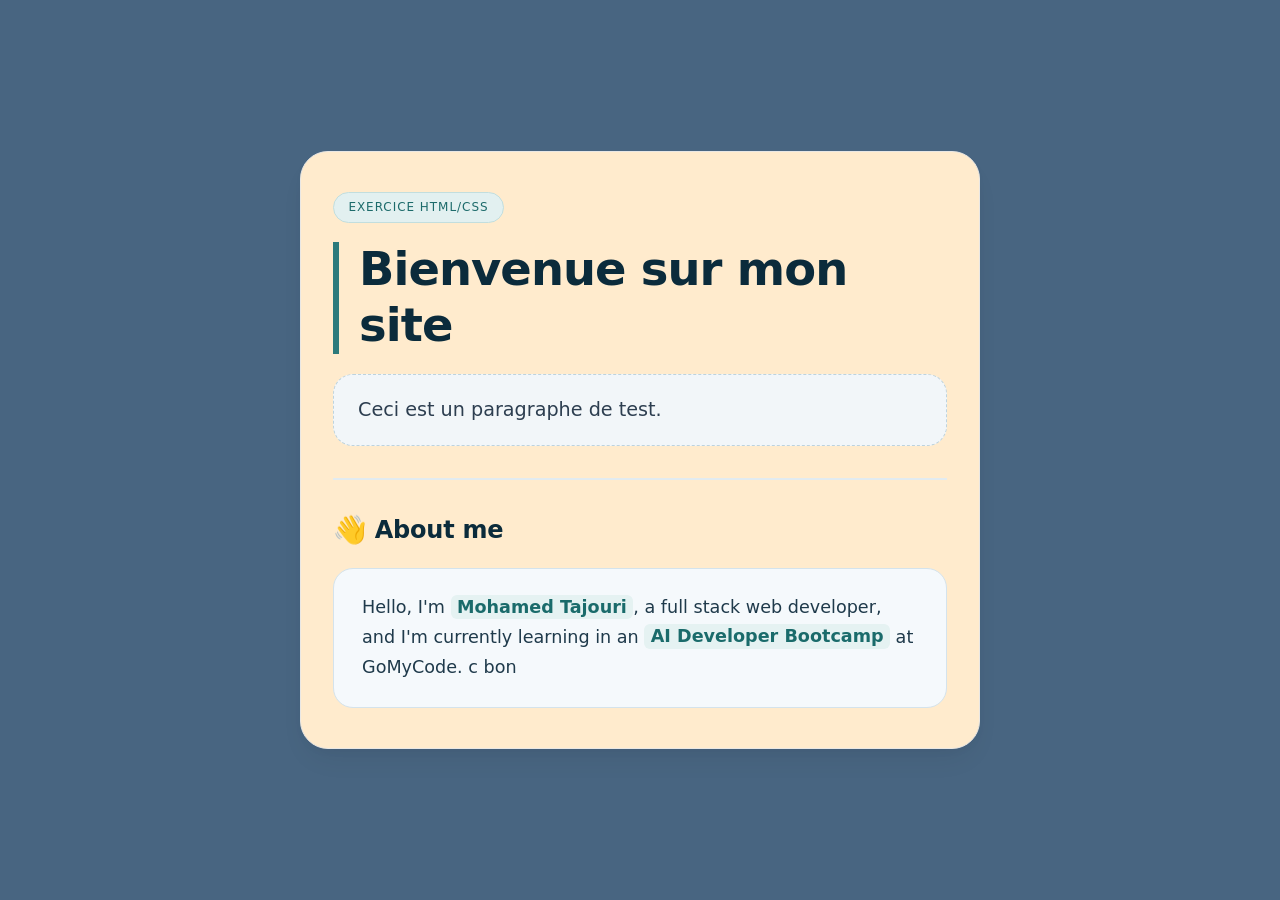
<file: index.html>
<!doctype html>
<html lang="fr">
  <head>
    <meta charset="UTF-8" />
    <meta name="viewport" content="width=device-width, initial-scale=1.0" />
    <title>Mon site · exercice simple</title>
    <link rel="stylesheet" href="styles.css" />
  </head>
  <body>
    <div class="carte">
      <div class="badge">exercice html/css</div>

      <h1>Bienvenue sur mon site</h1>
      <p>Ceci est un paragraphe de test.</p>

      <section class="about-me">
        <h2><span>👋</span> About me</h2>
        <p>
          Hello, I'm <span class="highlight">Mohamed Tajouri</span>, a full
          stack web developer, and I'm currently learning in an
          <span class="highlight">AI Developer Bootcamp</span>
          at GoMyCode. c bon
        </p>
      </section>
    </div>
  </body>
</html>
</file>
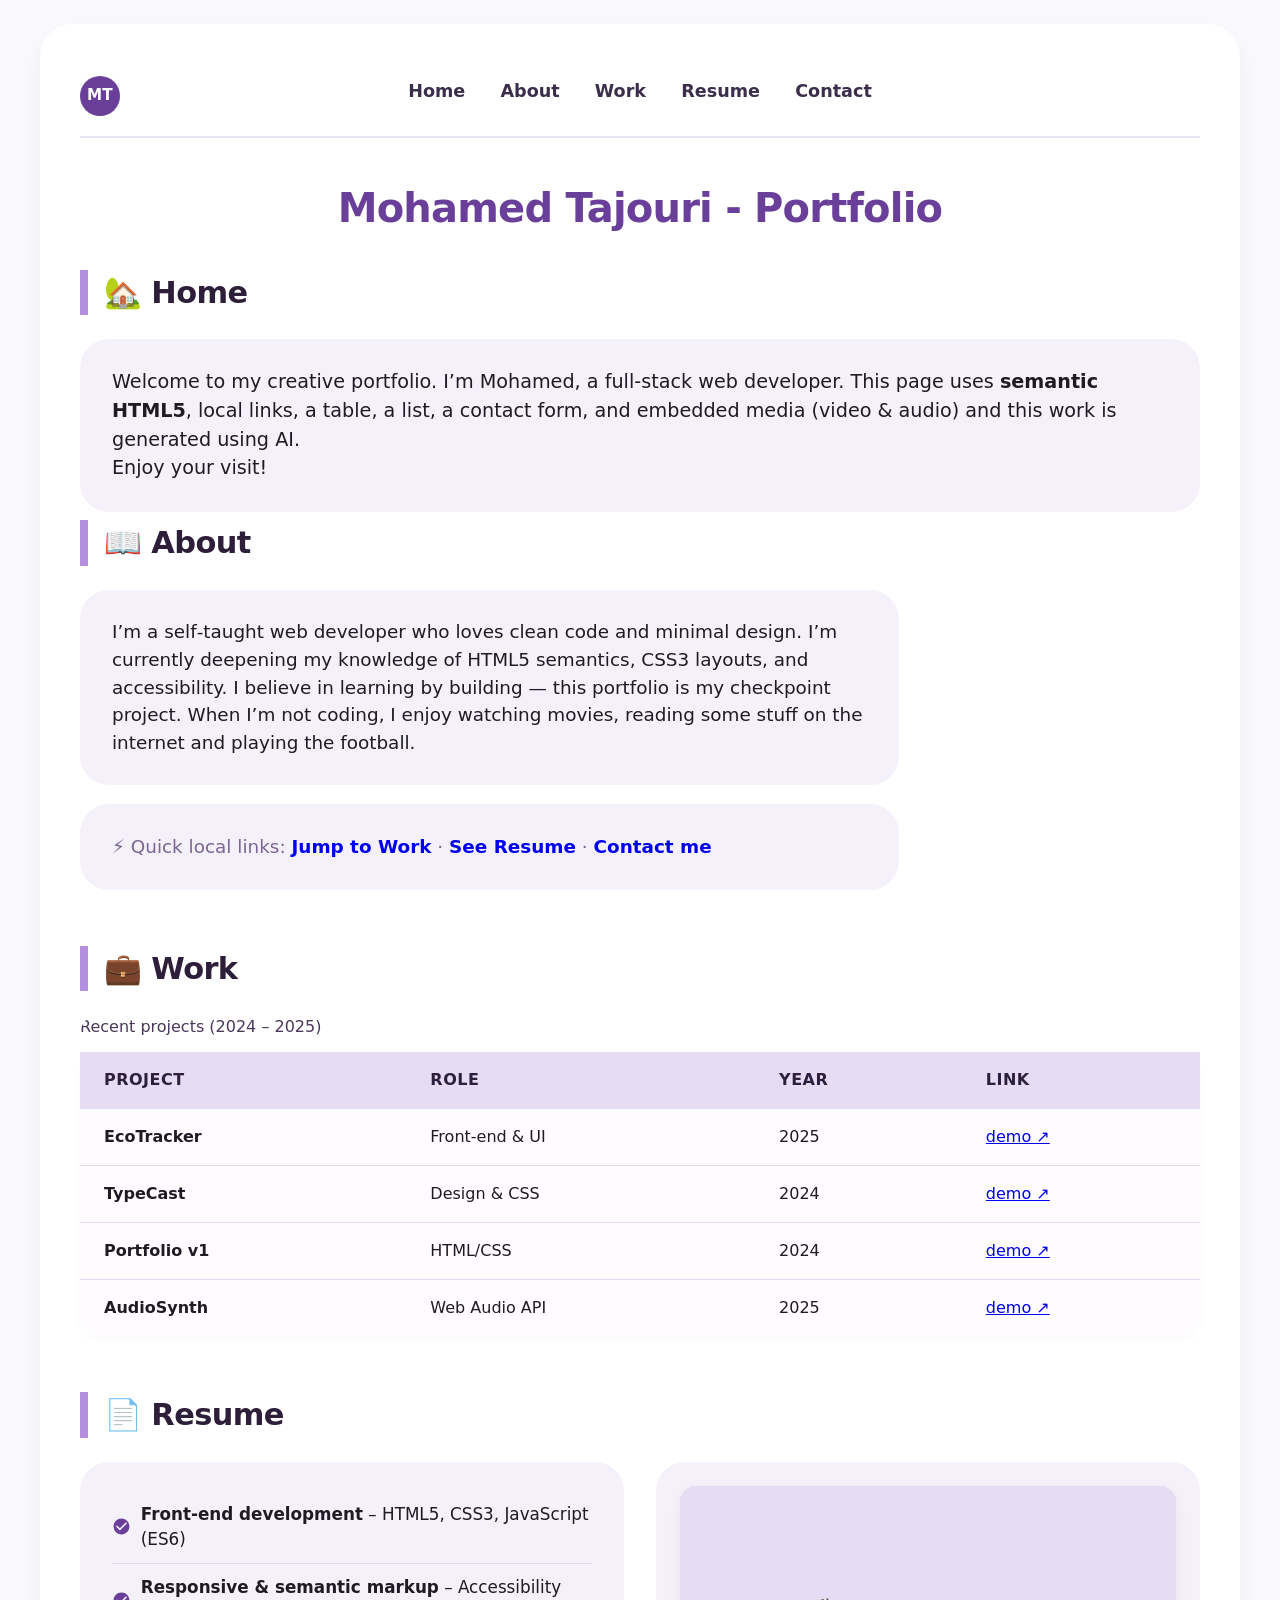
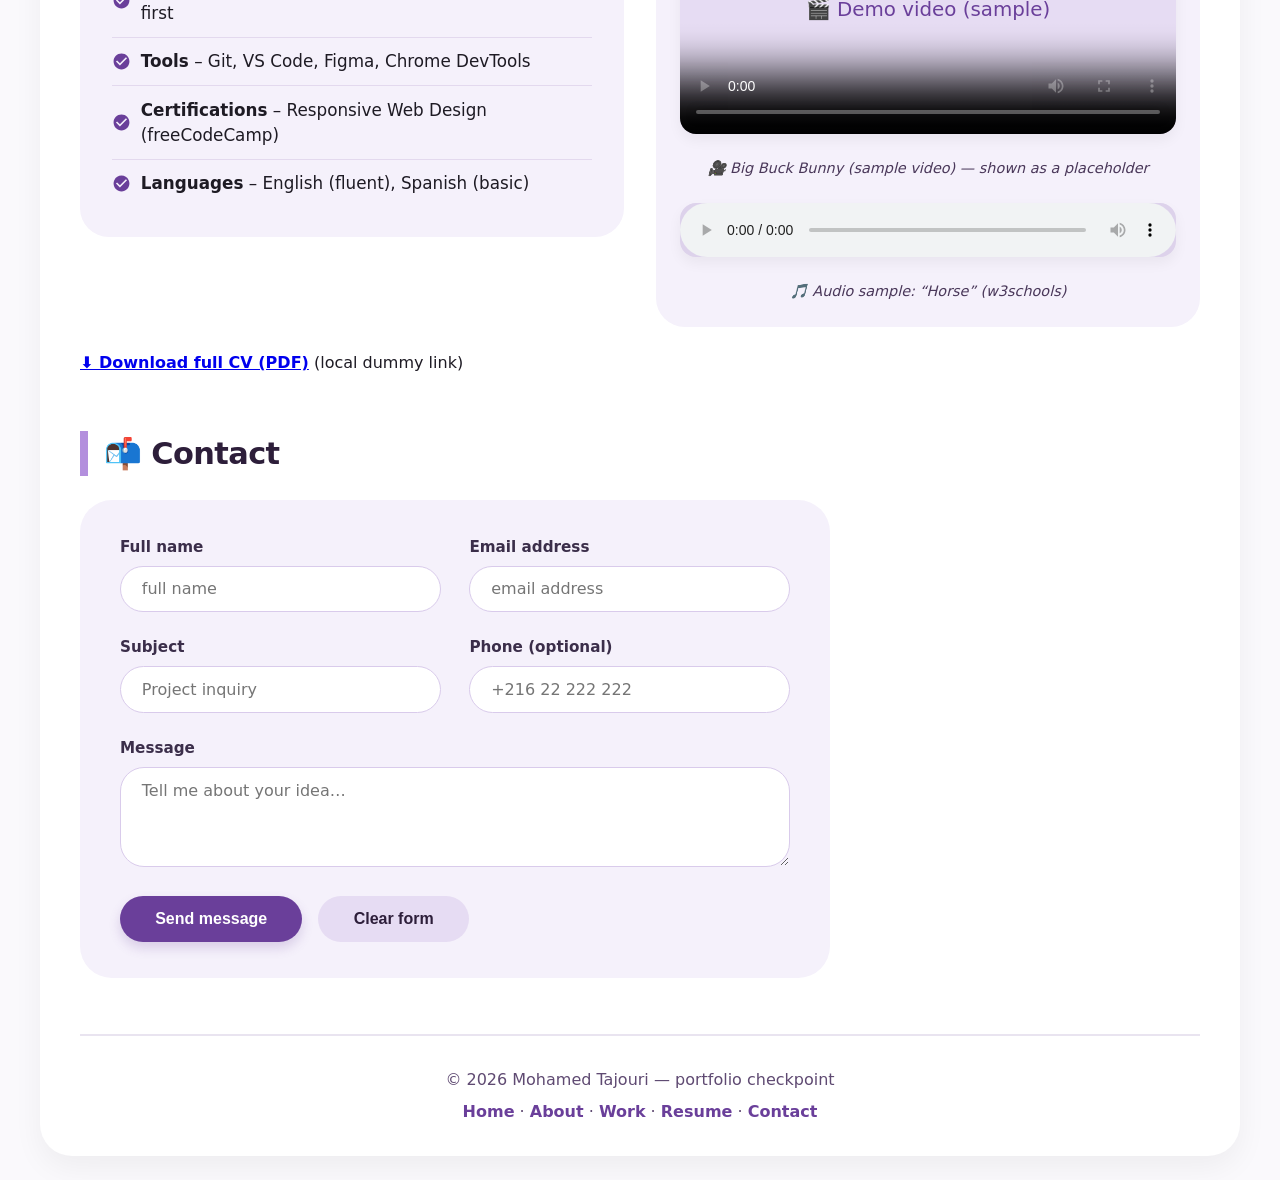
<file: portfolio.html>
<!doctype html>
<html lang="en">
  <head>
    <meta charset="UTF-8" />
    <meta name="viewport" content="width=device-width, initial-scale=1.0" />
    <title>My Portfolio · semantic & media</title>
    <style>
      * {
        margin: 0;
        padding: 0;
        box-sizing: border-box;
      }
      body {
        font-family: system-ui, "Segoe UI", Roboto, sans-serif;
        background: #faf9fc;
        color: #1e1b24;
        line-height: 1.5;
        padding: 1.5rem;
      }
      .portfolio {
        max-width: 1200px;
        margin: 0 auto;
        background: white;
        border-radius: 2rem;
        box-shadow: 0 12px 30px rgba(0, 0, 0, 0.05);
        padding: 2rem 2.5rem;
      }
      .navbar {
        position: relative;
        display: flex;
        flex-wrap: wrap;
        justify-content: center;
        gap: 1.8rem;
        padding: 1rem 0 1.5rem;
        border-bottom: 2px solid #e9e4f0;
        margin-bottom: 2.5rem;
      }
      .navbar .logo {
        position: absolute;
        left: 0;
        top: 50%;
        transform: translateY(-50%);
        display: inline-flex;
        align-items: center;
        justify-content: center;
        width: 2.5rem;
        height: 2.5rem;
        background: #6a3f9a;
        color: white;
        border-radius: 50%;
        font-weight: 700;
        font-size: 0.95rem;
        letter-spacing: 0.02em;
        text-decoration: none;
        border-bottom: none !important;
        transition: background 0.2s;
      }
      .navbar .logo:hover {
        background: #d8cae9;
        border-bottom: none !important;
      }
      .navbar a {
        text-decoration: none;
        font-weight: 600;
        color: #3b2e4a;
        padding: 0.35rem 0.2rem;
        border-bottom: 2px solid transparent;
        transition:
          border-color 0.2s,
          color 0.2s;
        font-size: 1.1rem;
      }
      .navbar a:hover {
        border-bottom-color: #b38fdd;
        color: #6a3f9a;
      }
      section {
        margin-bottom: 3.5rem;
        scroll-margin-top: 1rem;
      }
      h1 {
        font-size: 2.5rem;
        font-weight: 700;
        letter-spacing: -0.02em;
        margin: 0 0 2rem;
        color: #6a3f9a;
        text-align: center;
      }
      h2 {
        font-size: 1.9rem;
        font-weight: 600;
        letter-spacing: -0.02em;
        margin-bottom: 1.5rem;
        color: #2d1e3a;
        border-left: 8px solid #b38fdd;
        padding-left: 1rem;
      }
      .about p {
        font-size: 1.15rem;
        max-width: 70ch;
        background: #f5f1fb;
        padding: 1.8rem 2rem;
        border-radius: 1.8rem;
        margin-bottom: 1.2rem;
      }
      .about a {
        text-decoration: none;
        font-weight: 600;
      }
      .work-table {
        width: 100%;
        border-collapse: collapse;
        background: #fcfaff;
        border-radius: 1.2rem;
        overflow: hidden;
        box-shadow: 0 4px 10px rgba(0, 0, 0, 0.02);
      }
      .work-table th,
      .work-table td {
        padding: 1rem 1.5rem;
        text-align: left;
        border-bottom: 1px solid #e3d9ee;
      }
      .work-table th {
        background: #e6dcf3;
        color: #2f1f3f;
        font-weight: 600;
        font-size: 1rem;
        text-transform: uppercase;
        letter-spacing: 0.03em;
      }
      .work-table tr:last-child td {
        border-bottom: none;
      }
      .work-table td {
        background: #fefcff;
      }
      .resume-grid {
        display: grid;
        grid-template-columns: 1fr 1fr;
        gap: 2rem;
        align-items: start;
      }
      @media (max-width: 700px) {
        .resume-grid {
          grid-template-columns: 1fr;
          gap: 1.8rem;
        }
      }
      .resume-list {
        background: #f5f1fb;
        padding: 1.8rem 2rem;
        border-radius: 1.8rem;
        list-style: none;
      }
      .resume-list li {
        padding: 0.7rem 0 0.7rem 1.8rem;
        background: url('data:image/svg+xml;utf8,<svg xmlns="http://www.w3.org/2000/svg" width="16" height="16" viewBox="0 0 24 24" fill="%236a3f9a"><path d="M12 2C6.48 2 2 6.48 2 12s4.48 10 10 10 10-4.48 10-10S17.52 2 12 2zm-2 15l-5-5 1.41-1.41L10 14.17l7.59-7.59L19 8l-9 9z"/></svg>')
          left center no-repeat;
        background-size: 1.2rem;
        border-bottom: 1px solid #e3d9ee;
        font-size: 1.05rem;
      }
      .resume-list li:last-child {
        border-bottom: none;
      }
      .media-box {
        background: #f5f1fb;
        padding: 1.5rem;
        border-radius: 1.8rem;
        display: flex;
        flex-direction: column;
        gap: 1.5rem;
        align-items: center;
      }
      .media-box video,
      .media-box audio {
        width: 100%;
        border-radius: 1rem;
        box-shadow: 0 6px 14px rgba(0, 0, 0, 0.05);
        background: #ddd2eb;
      }
      .media-box figcaption {
        font-size: 0.9rem;
        color: #4a385a;
        text-align: center;
        font-style: italic;
      }
      .contact-form {
        background: #f5f1fb;
        padding: 2.2rem 2.5rem;
        border-radius: 2rem;
        max-width: 750px;
      }
      .form-row {
        display: flex;
        flex-wrap: wrap;
        gap: 1.2rem 1.8rem;
        margin-bottom: 1.5rem;
      }
      .form-group {
        flex: 1 1 200px;
        display: flex;
        flex-direction: column;
        gap: 0.45rem;
      }
      .form-group label {
        font-weight: 600;
        font-size: 0.95rem;
        color: #3b2e4a;
      }
      .form-group input,
      .form-group textarea {
        background: white;
        border: 1.5px solid #d9cbeb;
        border-radius: 2rem;
        padding: 0.8rem 1.3rem;
        font-size: 1rem;
        font-family: inherit;
        transition:
          border-color 0.2s,
          box-shadow 0.2s;
        width: 100%;
      }
      .form-group input:focus,
      .form-group textarea:focus {
        border-color: #b38fdd;
        outline: none;
        box-shadow: 0 0 0 3px rgba(179, 143, 221, 0.25);
      }
      .form-group textarea {
        border-radius: 1.5rem;
        resize: vertical;
        min-height: 100px;
      }
      .form-actions {
        display: flex;
        gap: 1rem;
        margin-top: 1.2rem;
      }
      .form-actions button {
        background: #6a3f9a;
        color: white;
        border: none;
        padding: 0.9rem 2.2rem;
        border-radius: 3rem;
        font-weight: 600;
        font-size: 1rem;
        cursor: pointer;
        transition:
          background 0.2s,
          transform 0.1s;
        box-shadow: 0 6px 12px rgba(106, 63, 154, 0.2);
      }
      .form-actions button:hover {
        background: #512f7a;
      }
      .form-actions button[type="reset"] {
        background: #e6dcf3;
        color: #2d1e3a;
        box-shadow: none;
      }
      .form-actions button[type="reset"]:hover {
        background: #d6c8e9;
      }
      .page-footer {
        margin-top: 3rem;
        border-top: 2px solid #e9e4f0;
        padding-top: 2rem;
        text-align: center;
        color: #5f4a72;
        font-size: 1rem;
      }
      .page-footer a {
        color: #6a3f9a;
        text-decoration: none;
        font-weight: 600;
      }
      .page-footer a:hover {
        text-decoration: underline;
      }
      .note {
        font-size: 0.9rem;
        color: #7a6690;
        margin-top: 0.5rem;
      }
    </style>
  </head>
  <body>
    <div class="portfolio">
      <nav class="navbar" aria-label="Main navigation">
        <a href="#home" class="logo" aria-label="Mohamed Tajouri – home">MT</a>
        <a href="#home">Home</a>
        <a href="#about">About</a>
        <a href="#work">Work</a>
        <a href="#resume">Resume</a>
        <a href="#contact">Contact</a>
      </nav>
      <h1>Mohamed Tajouri - Portfolio</h1>
      <section id="home" style="margin-bottom: 0.5rem">
        <h2>🏡 Home</h2>
        <p
          style="
            font-size: 1.2rem;
            background: #f5f1fb;
            padding: 1.8rem 2rem;
            border-radius: 1.8rem;
          "
        >
          Welcome to my creative portfolio. I’m Mohamed, a full-stack web
          developer. This page uses <strong>semantic HTML5</strong>, local
          links, a table, a list, a contact form, and embedded media (video &
          audio) and this work is generated using AI. <br />Enjoy your visit!
        </p>
      </section>

      <section id="about">
        <h2>📖 About</h2>
        <div class="about">
          <p>
            I’m a self‑taught web developer who loves clean code and minimal
            design. I’m currently deepening my knowledge of HTML5 semantics,
            CSS3 layouts, and accessibility. I believe in learning by building —
            this portfolio is my checkpoint project. When I’m not coding, I
            enjoy watching movies, reading some stuff on the internet and
            playing the football.
          </p>
          <p class="note">
            ⚡ Quick local links: <a href="#work">Jump to Work</a> ·
            <a href="#resume">See Resume</a> ·
            <a href="#contact">Contact me</a>
          </p>
        </div>
      </section>

      <section id="work">
        <h2>💼 Work</h2>

        <table class="work-table">
          <caption
            style="
              text-align: left;
              margin-bottom: 0.8rem;
              font-weight: 500;
              color: #4a385a;
            "
          >
            Recent projects (2024 – 2025)
          </caption>
          <thead>
            <tr>
              <th scope="col">Project</th>
              <th scope="col">Role</th>
              <th scope="col">Year</th>
              <th scope="col">Link</th>
            </tr>
          </thead>
          <tbody>
            <tr>
              <td><strong>EcoTracker</strong></td>
              <td>Front‑end & UI</td>
              <td>2025</td>
              <td><a href="#" aria-label="EcoTracker project">demo ↗</a></td>
            </tr>
            <tr>
              <td><strong>TypeCast</strong></td>
              <td>Design & CSS</td>
              <td>2024</td>
              <td><a href="#" aria-label="TypeCast project">demo ↗</a></td>
            </tr>
            <tr>
              <td><strong>Portfolio v1</strong></td>
              <td>HTML/CSS</td>
              <td>2024</td>
              <td><a href="#" aria-label="Portfolio project">demo ↗</a></td>
            </tr>
            <tr>
              <td><strong>AudioSynth</strong></td>
              <td>Web Audio API</td>
              <td>2025</td>
              <td><a href="#" aria-label="AudioSynth project">demo ↗</a></td>
            </tr>
          </tbody>
        </table>
      </section>

      <section id="resume">
        <h2>📄 Resume</h2>
        <div class="resume-grid">
          <ul class="resume-list">
            <li>
              <strong>Front‑end development</strong> – HTML5, CSS3, JavaScript
              (ES6)
            </li>
            <li>
              <strong>Responsive & semantic markup</strong> – Accessibility
              first
            </li>
            <li>
              <strong>Tools</strong> – Git, VS Code, Figma, Chrome DevTools
            </li>
            <li>
              <strong>Certifications</strong> – Responsive Web Design
              (freeCodeCamp)
            </li>
            <li>
              <strong>Languages</strong> – English (fluent), Spanish (basic)
            </li>
          </ul>
          <figure class="media-box">
            <video
              controls
              width="100%"
              poster="data:image/svg+xml,%3Csvg xmlns='http://www.w3.org/2000/svg' width='400' height='200' viewBox='0 0 400 200'%3E%3Crect width='400' height='200' fill='%23e6dcf3'/%3E%3Ctext x='50%' y='50%' font-family='system-ui' font-size='16' fill='%236a3f9a' text-anchor='middle' dy='.3em'%3E🎬 Demo video (sample)%3C/text%3E%3C/svg%3E"
              style="border-radius: 1rem"
            >
              <source
                src="https://www.w3schools.com/html/mov_bbb.mp4"
                type="video/mp4"
              />
              <source
                src="https://www.w3schools.com/html/mov_bbb.ogg"
                type="video/ogg"
              />
              Your browser does not support the video tag.
            </video>
            <figcaption>
              🎥 Big Buck Bunny (sample video) — shown as a placeholder
            </figcaption>

            <audio controls style="width: 100%">
              <source
                src="https://www.w3schools.com/html/horse.ogg"
                type="audio/ogg"
              />
              <source
                src="https://www.w3schools.com/html/horse.mp3"
                type="audio/mpeg"
              />
              Your browser does not support the audio element.
            </audio>
            <figcaption>🎵 Audio sample: “Horse” (w3schools)</figcaption>
          </figure>
        </div>
        <p style="margin-top: 1.5rem">
          <a href="#" style="font-weight: 600">⬇ Download full CV (PDF)</a>
          (local dummy link)
        </p>
      </section>

      <section id="contact">
        <h2>📬 Contact</h2>
        <form class="contact-form" action="#" method="post">
          <div class="form-row">
            <div class="form-group">
              <label for="name">Full name</label>
              <input
                type="text"
                id="name"
                name="name"
                placeholder="full name"
                required
              />
            </div>
            <div class="form-group">
              <label for="email">Email address</label>
              <input
                type="email"
                id="email"
                name="email"
                placeholder="email address"
                required
              />
            </div>
          </div>
          <div class="form-row">
            <div class="form-group">
              <label for="subject">Subject</label>
              <input
                type="text"
                id="subject"
                name="subject"
                placeholder="Project inquiry"
              />
            </div>
            <div class="form-group">
              <label for="phone">Phone (optional)</label>
              <input
                type="tel"
                id="phone"
                name="phone"
                placeholder="+216 22 222 222"
              />
            </div>
          </div>
          <div class="form-group" style="margin-bottom: 1.8rem">
            <label for="message">Message</label>
            <textarea
              id="message"
              name="message"
              placeholder="Tell me about your idea…"
              required
            ></textarea>
          </div>
          <div class="form-actions">
            <button type="submit">Send message</button>
            <button type="reset">Clear form</button>
          </div>
        </form>
      </section>

      <footer class="page-footer">
        <p>© 2026 Mohamed Tajouri — portfolio checkpoint</p>
        <p style="margin-top: 0.5rem">
          <a href="#home">Home</a> · <a href="#about">About</a> ·
          <a href="#work">Work</a> · <a href="#resume">Resume</a> ·
          <a href="#contact">Contact</a>
        </p>
      </footer>
    </div>
  </body>
</html>
</file>
<file: styles.css>
/* --- styles de base --- */
* {
  margin: 0;
  padding: 0;
  box-sizing: border-box;
}

body {
  font-family: system-ui, "Segoe UI", Roboto, "Helvetica Neue", sans-serif;
  background: #486581;
  color: #1e1e2f;
  display: flex;
  flex-direction: column;
  align-items: center;
  justify-content: center;
  min-height: 100vh;
  padding: 1.5rem;
  line-height: 1.6;
}

/* petit conteneur pour structurer le contenu */
.carte {
  max-width: 680px;
  width: 100%;
  background: blanchedalmond;
  padding: 2.5rem 2rem;
  border-radius: 28px;
  box-shadow:
    0 15px 30px -10px rgba(0, 0, 0, 0.08),
    0 4px 8px rgba(0, 0, 0, 0.02);
  border: 1px solid #e9e7e4;
  transition: box-shadow 0.2s;
}

.carte:hover {
  box-shadow: 0 20px 35px -8px rgba(0, 0, 0, 0.12);
}

/* Titre principal : simple, propre, lisible */
h1 {
  font-size: clamp(2rem, 6vw, 2.9rem);
  font-weight: 600;
  letter-spacing: -0.02em;
  line-height: 1.2;
  color: #0b2b3b;
  border-left: 6px solid #2c7a7b;
  padding-left: 1.25rem;
  margin-bottom: 1.25rem;
}

/* Paragraphe de test */
p {
  font-size: 1.2rem;
  color: #2d3e50;
  background: #f2f6f9;
  padding: 1.25rem 1.5rem;
  border-radius: 20px;
  border: 1px dashed #bdd3df;
  margin-top: 0.5rem;
}

/* petit indicateur visuel "exercice" — facultatif mais sympa */
.badge {
  display: inline-block;
  font-size: 0.75rem;
  text-transform: uppercase;
  letter-spacing: 0.08em;
  font-weight: 500;
  background: #e2f0f0;
  color: #1d6b6b;
  padding: 0.3rem 0.9rem;
  border-radius: 30px;
  margin-bottom: 1.2rem;
  border: 1px solid #c2dede;
}

/* Optionnel : un petit espace pour le style */
.exemple {
  display: flex;
  flex-direction: column;
}

.about-me {
  margin-top: 2rem;
  padding-top: 1.75rem;
  border-top: 2px solid #e2ebf0;
}

.about-me h2 {
  font-size: 1.5rem;
  font-weight: 600;
  color: #0b2b3b;
  letter-spacing: -0.01em;
  display: flex;
  align-items: center;
  gap: 0.5rem;
  margin-bottom: 1rem;
}

.about-me h2 span {
  font-size: 1.7rem;
}

.about-me p {
  background: #f5f9fc;
  border: 1px solid #d4e3ec;
  border-radius: 20px;
  padding: 1.5rem 1.75rem;
  font-size: 1.1rem;
  color: #1f3a4b;
  line-height: 1.7;
  margin-top: 0;
}

.about-me .highlight {
  font-weight: 600;
  color: #1a6b6b;
  background: #e5f2f2;
  padding: 0.15rem 0.4rem;
  border-radius: 6px;
  white-space: nowrap;
}

/* Ajustements mobile */
@media (max-width: 480px) {
  .carte {
    padding: 1.75rem 1.25rem;
  }
  p {
    font-size: 1.05rem;
    padding: 1rem;
  }
  .about-me p {
    padding: 1.25rem;
  }
}
</file>
